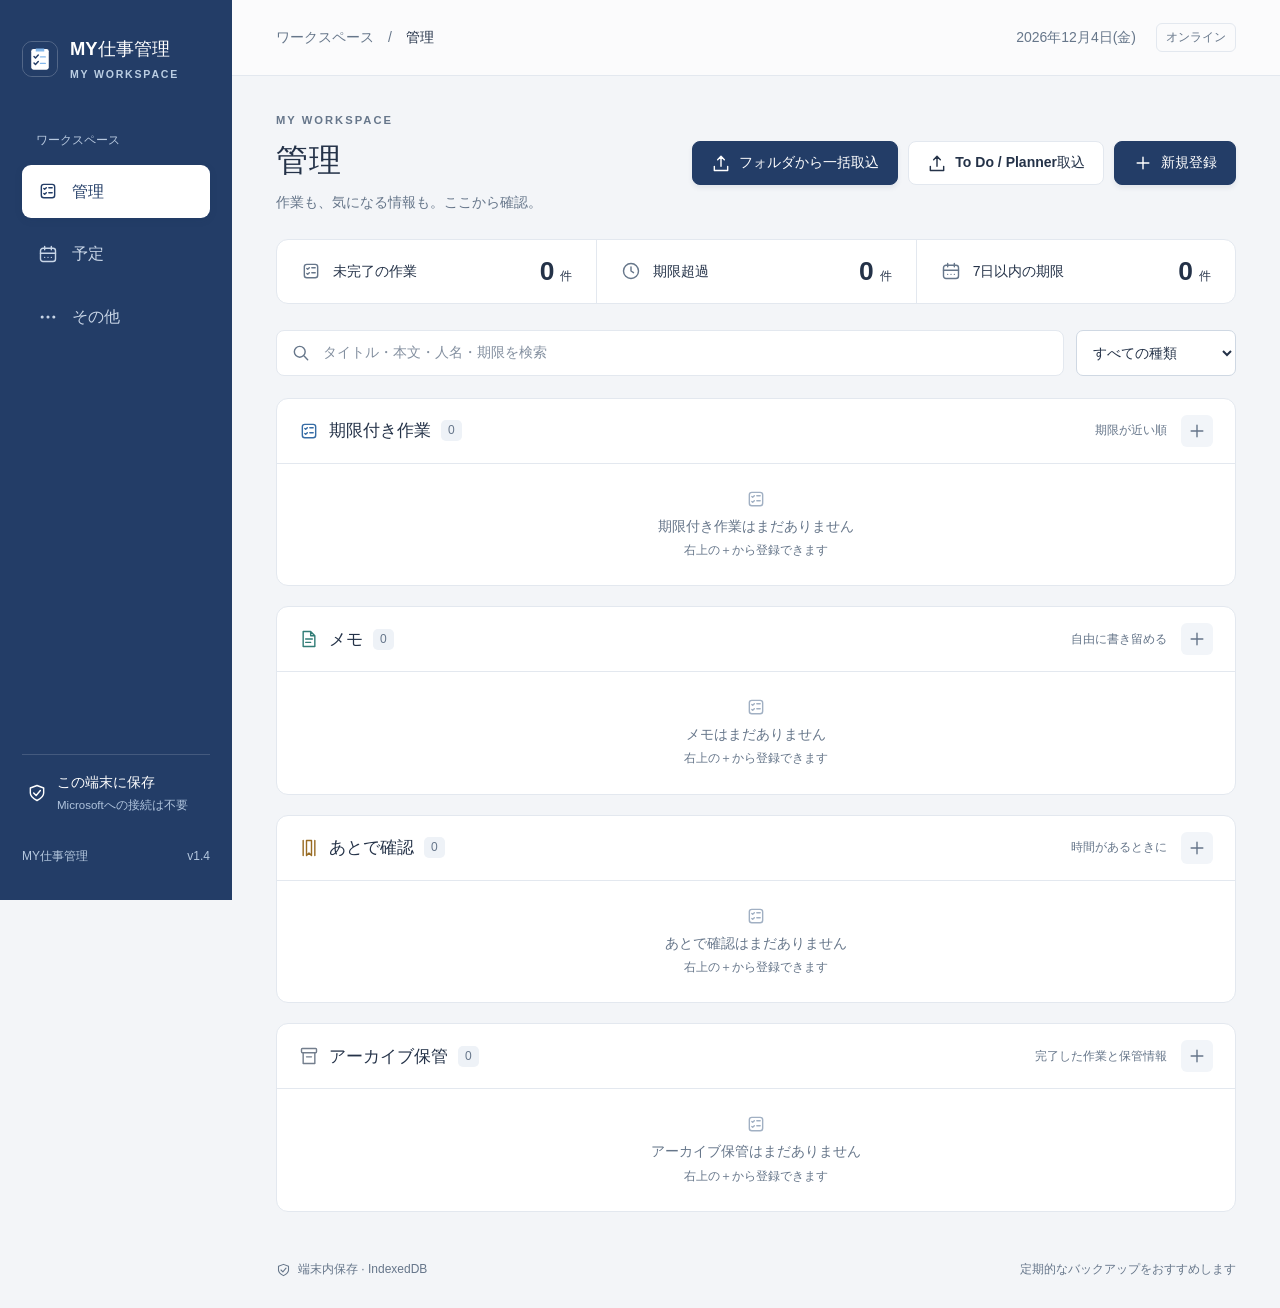
<file: index.html>
<!doctype html>
<html lang="ja">
<head>
  <meta charset="UTF-8">
  <meta name="viewport" content="width=device-width, initial-scale=1, viewport-fit=cover">
  <meta name="theme-color" content="#233d67">
  <meta name="description" content="作業、メモ、予定を端末内で管理するMY仕事管理。">
  <meta name="apple-mobile-web-app-capable" content="yes">
  <meta name="apple-mobile-web-app-status-bar-style" content="default">
  <meta name="apple-mobile-web-app-title" content="MY仕事管理">
  <link rel="icon" type="image/svg+xml" href="./assets/icon.svg">
  <link rel="apple-touch-icon" href="./assets/apple-touch-icon.png">
  <link rel="manifest" href="./manifest.webmanifest">
  <link rel="stylesheet" href="./styles.css">
  <title>MY仕事管理</title>
</head>
<body>
  <a href="#main" class="skip-link">本文へ移動</a>
  <div id="app"><p class="loading">MY仕事管理を開いています…</p></div>
  <div id="dialogs"></div>
  <div id="toast" role="status" aria-live="polite"></div>
  <noscript>このアプリを使うにはJavaScriptを有効にしてください。</noscript>
  <script type="module" src="./src/app.js"></script>
</body>
</html>
</file>
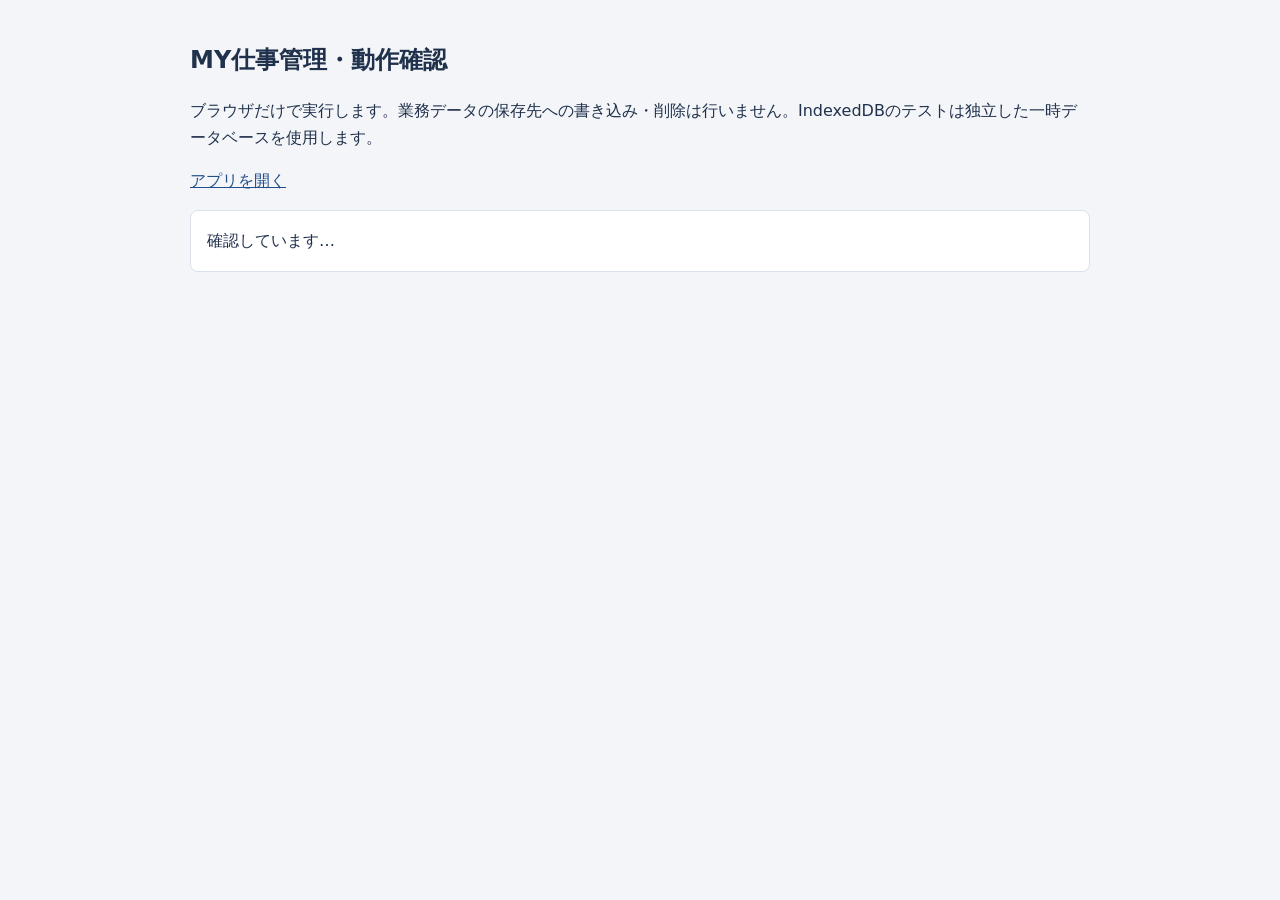
<file: tests/index.html>
<!doctype html>
<html lang="ja">
<head>
  <meta charset="UTF-8">
  <meta name="viewport" content="width=device-width, initial-scale=1">
  <title>動作確認 | MY仕事管理</title>
  <style>
    body { font: 16px/1.7 system-ui, sans-serif; max-width: 900px; margin: 40px auto; padding: 0 20px; color: #20314c; background: #f3f5f8; }
    h1 { font-size: 1.5rem; } li { margin: 8px 0; overflow-wrap: anywhere; }
    .pass { color: #146546; } .fail { color: #b02735; }
    #summary { padding: 16px; background: white; border: 1px solid #dbe1eb; border-radius: 8px; }
    a { color: #254f8b; }
  </style>
</head>
<body>
  <h1>MY仕事管理・動作確認</h1>
  <p>ブラウザだけで実行します。業務データの保存先への書き込み・削除は行いません。IndexedDBのテストは独立した一時データベースを使用します。</p>
  <p><a href="../index.html">アプリを開く</a></p>
  <p id="summary" role="status">確認しています…</p>
  <ol id="results"></ol>
  <script type="module" src="./run.js"></script>
</body>
</html>
</file>
<file: styles.css>
:root{--navy:#233d67;--navy-dark:#172c4e;--blue:#366ca5;--bg:#f3f5f8;--surface:#fff;--text:#243248;--muted:#66768a;--line:#e3e8ef;--red:#b63f3b;--teal:#327d77;--radius:12px;font-family:-apple-system,BlinkMacSystemFont,"Segoe UI","Noto Sans JP","Yu Gothic",Meiryo,sans-serif;color:var(--text);font-size:16px;line-height:1.6;font-synthesis:none}
*{box-sizing:border-box}body{margin:0;background:var(--bg)}button,input,select,textarea{font:inherit}button,a,input,select,textarea{-webkit-tap-highlight-color:transparent}button{cursor:pointer}button:disabled{cursor:wait;opacity:.55}a{color:var(--blue)}button:focus-visible,a:focus-visible,input:focus-visible,select:focus-visible,textarea:focus-visible{outline:3px solid #82b5ea;outline-offset:3px}button{line-height:1.4}.icon{flex:none;vertical-align:middle}h1,h2,h3,p{margin:0}h1{font-size:2rem;letter-spacing:.03em;line-height:1.4}h2{font-size:1.06rem}h3{font-size:1rem}small{font-size:.875rem}.skip-link{position:fixed;top:-70px;left:12px;z-index:20;padding:10px;background:white}.skip-link:focus{top:10px}.loading{padding:60px}
.sidebar{position:fixed;inset:0 auto 0 0;width:232px;background:var(--navy);color:#fff;display:flex;flex-direction:column;padding:34px 22px;z-index:5}.brand{display:flex;gap:12px;text-decoration:none;color:inherit;align-items:center;font-size:1.15rem;font-weight:700;white-space:nowrap}.brand img{border:1px solid #ffffff38;border-radius:10px}.brand small{display:block;font-size:.66rem;letter-spacing:.17em;color:#bbcee3;margin-top:3px}.nav-label{font-size:.75rem;color:#b8c9df;margin:48px 14px 14px}.sidebar nav{display:grid;gap:9px}.nav-item{display:flex;align-items:center;gap:14px;color:#c9d6e7;text-decoration:none;padding:14px 16px;border-radius:9px;font-weight:600}.nav-item:hover{background:#ffffff10}.nav-item.active{background:#fff;color:var(--navy);box-shadow:0 2px 8px #172c4e16}.sidebar-bottom{margin-top:auto}.local-card{display:flex;gap:10px;padding:16px 5px;border-top:1px solid #ffffff26;font-size:.875rem;align-items:center}.local-card small{display:block;color:#afc3dc;font-size:.72rem;margin-top:3px}.sidebar-bottom>p{font-size:.75rem;color:#b5c8df;display:flex;justify-content:space-between;margin-top:16px}.workspace{margin-left:232px;min-height:100dvh}.topbar{height:76px;padding:0 44px;border-bottom:1px solid var(--line);background:#ffffffad;display:flex;align-items:center;gap:20px;font-size:.875rem}.breadcrumb{display:flex;gap:14px;color:var(--muted);flex:1}.breadcrumb strong{font-weight:600;color:var(--text)}.today{color:var(--muted)}.connection{padding:4px 9px;border:1px solid var(--line);border-radius:6px;color:var(--muted);font-size:.75rem}main{max-width:1520px;margin:auto;padding:36px 44px 28px}main:focus{outline:none}.page-heading{display:flex;justify-content:space-between;align-items:center;gap:16px;margin-bottom:26px}.eyebrow{font-size:.7rem;letter-spacing:.18em;color:var(--muted);font-weight:600;margin-bottom:8px}.page-description{color:var(--muted);font-size:.875rem;margin-top:8px}.button{min-height:44px;padding:10px 18px;display:inline-flex;align-items:center;justify-content:center;gap:8px;border:1px solid var(--line);background:#fff;border-radius:8px;color:var(--text);font-size:.875rem;font-weight:600;text-decoration:none}.button:hover{background:#eef3f9}.button.primary{background:var(--navy);border-color:var(--navy);color:white;box-shadow:0 3px 5px #233d6715}.button.primary:hover{background:var(--navy-dark)}.button.danger{color:var(--red);border-color:#edd3d2}.button.small{min-height:36px;padding:6px 12px}.icon-button{width:40px;height:40px;border:1px solid var(--line);background:white;display:inline-grid;place-items:center;border-radius:8px;color:var(--muted)}.summary-strip{display:grid;grid-template-columns:repeat(3,1fr);background:white;border:1px solid var(--line);border-radius:var(--radius);margin-bottom:26px}.summary-strip>div{display:flex;align-items:center;gap:12px;padding:18px 24px;font-size:.875rem}.summary-strip>div+div{border-left:1px solid var(--line)}.summary-strip .icon{color:var(--muted)}.summary-strip strong{margin-left:auto;font-size:1.65rem;font-weight:650;line-height:1}.summary-strip small{font-size:.75rem;font-weight:400;margin-left:6px}.danger-text{color:var(--red)!important}.search-toolbar{display:flex;gap:12px;margin-bottom:22px}.search-box{background:white;border:1px solid var(--line);border-radius:8px;display:flex;gap:12px;align-items:center;flex:1;padding:0 14px;color:var(--muted)}.search-box input{width:100%;border:0;background:transparent;outline:0;min-height:46px;font-size:.875rem;color:var(--text)}.search-box:focus-within{outline:2px solid #82b5ea}input::placeholder,textarea::placeholder{color:#8490a0}select,input:not([type=checkbox]),textarea{border:1px solid #cfd8e3;border-radius:7px;padding:10px 12px;min-height:44px;background:white;color:var(--text);max-width:100%}.search-box input{border:0;padding:10px 0}.search-toolbar select{font-size:.875rem;min-width:160px}.list-section{background:white;border:1px solid var(--line);border-radius:var(--radius);margin-bottom:20px;overflow:hidden}.section-heading{display:flex;align-items:center;gap:14px;padding:16px 22px;border-bottom:1px solid var(--line)}.section-heading h2{display:flex;gap:10px;align-items:center;min-width:0}.section-icon{display:inline-grid;place-items:center;color:var(--blue)}.memo .section-icon,.memo.row-kind{color:var(--teal)}.review .section-icon,.review.row-kind{color:#986b23}.archive .section-icon,.archive.row-kind{color:#737e8d}.count-badge{font-size:.75rem;border-radius:5px;background:#eef2f7;color:var(--muted);padding:1px 7px;font-weight:500}.section-note{font-size:.75rem;color:var(--muted);margin-left:auto}.add-inline{border:0;background:#f2f5f9;color:var(--muted);border-radius:6px;width:32px;height:32px;display:grid;place-items:center}.item-row{display:flex;gap:14px;align-items:center;padding:13px 22px;min-height:58px;border-bottom:1px solid #edf0f4;font-size:.875rem}.item-row:last-child{border-bottom:0}.item-row:hover{background:#f8fafc}.item-title{white-space:nowrap;overflow:hidden;text-overflow:ellipsis;flex:1;min-width:0}.prefix{font-weight:600;color:var(--navy);margin-right:7px}.complete-check{appearance:none;width:19px;height:19px;border:1.5px solid #bdc9d7;border-radius:5px;margin:0;cursor:pointer;flex:none;background:white}.complete-check:checked{background:var(--navy)}.row-kind{width:19px;color:var(--muted);flex:none}.row-source{border-left:1px solid var(--line);padding-left:18px;color:var(--muted);min-width:65px;font-size:.75rem}.detail-link{border:0;background:none;color:var(--blue);padding:7px 0 7px 12px;border-left:1px solid var(--line);font-size:.875rem;white-space:nowrap}.overdue{background:#fff7f6;border-left:3px solid var(--red);padding-left:19px}.overdue .prefix{color:var(--red)}.overdue-label{font-size:.75rem;color:var(--red);background:#fbe6e4;padding:3px 8px;border-radius:5px;white-space:nowrap}.empty{padding:25px 16px;text-align:center;color:var(--muted);font-size:.875rem}.empty>.icon{color:#a1b0c3;margin-bottom:6px}.empty span{display:block;font-size:.75rem;margin-top:4px}.page-footer{max-width:1520px;margin:auto;padding:0 44px 28px;color:var(--muted);display:flex;align-items:center;gap:7px;font-size:.75rem}.page-footer .icon{width:15px}.page-footer span{margin-left:auto}.mobile-nav{display:none}
@media(min-width:1500px){main{padding-top:44px}.item-row{min-height:62px}}
@media(max-width:1100px){.sidebar{width:200px;padding:28px 16px}.workspace{margin-left:200px}.topbar{padding:0 28px}main{padding:28px}.summary-strip>div{padding:16px;gap:8px}.summary-strip .icon{display:none}.page-footer{padding:0 28px 24px}}
@media(max-width:700px){.sidebar{display:none}.workspace{margin-left:0}.topbar{height:56px;padding:0 18px;gap:8px}.breadcrumb{gap:10px}.today{display:none}.connection{font-size:.7rem}main{padding:24px 16px 20px}.page-heading{margin-bottom:22px}.eyebrow{display:none}h1{font-size:1.65rem}.page-description{font-size:.75rem;max-width:220px}.page-heading>.button{padding:10px 12px;white-space:nowrap}.summary-strip{margin-bottom:20px}.summary-strip>div{display:block;padding:14px 10px;font-size:.7rem;text-align:center}.summary-strip strong{display:block;margin:10px 0 2px;font-size:1.4rem}.summary-strip small{margin-left:3px}.search-toolbar{gap:8px;flex-wrap:wrap}.search-box{flex-basis:100%}.search-toolbar select{min-width:0;width:100%;min-height:40px}.section-heading{padding:13px 14px;gap:8px}.section-heading h2{font-size:.94rem;gap:7px}.section-note{display:none}.add-inline{margin-left:auto}.item-row{padding:12px 12px;gap:7px;min-height:60px}.overdue{padding-left:9px}.row-kind{display:none}.prefix{margin-right:2px}.item-title{font-size:.85rem}.row-source{padding-left:7px;min-width:42px;font-size:.65rem}.detail-link{padding-left:8px;font-size:.8rem}.overdue-label{font-size:.6rem;padding:2px 4px}.complete-check{width:17px;height:17px}.page-footer{padding:0 16px calc(95px + env(safe-area-inset-bottom));font-size:.7rem;flex-wrap:wrap}.page-footer span{display:block;flex-basis:100%;margin-left:22px}.mobile-nav{display:flex;position:fixed;bottom:0;left:0;right:0;background:#fff;border-top:1px solid var(--line);padding:8px 12px calc(8px + env(safe-area-inset-bottom));z-index:8;justify-content:space-around;box-shadow:0 -2px 10px #233d6708}.mobile-nav .nav-item{flex:1;flex-direction:column;gap:4px;font-size:.7rem;padding:7px 0;color:var(--muted)}.mobile-nav .active{color:var(--navy);background:#eef3f9;box-shadow:none}.mobile-nav .icon{width:22px;height:22px}}
@media(prefers-reduced-motion:no-preference){button,a{transition:background .15s,color .15s}}
.modal-backdrop{position:fixed;inset:0;z-index:20;display:flex;align-items:center;justify-content:center;background:#14254273;backdrop-filter:blur(3px);padding:16px}.modal-backdrop .dialog{position:relative;margin:0;overflow:auto;overscroll-behavior:contain}.dialog:focus{outline:none}
.muted{color:var(--muted);font-size:.875rem}.text-button{border:0;background:transparent;color:var(--blue);font-size:.875rem;padding:7px 4px;white-space:nowrap}.text-button:hover{text-decoration:underline}[hidden]{display:none!important}
.alert-banner{display:flex;gap:14px;align-items:center;border:1px solid #e6d5aa;background:#fff9e9;border-radius:10px;padding:16px 20px;margin-bottom:18px;color:#715620}.alert-banner>div{flex:1;min-width:0}.alert-banner strong{font-size:.875rem}.alert-banner strong span{margin-left:8px;font-size:.75rem}.alert-banner p{font-size:.75rem;margin-top:3px}.send-alert{background:#fff3ee;border-color:#edc5b5;color:#9b5134}
.dialog{border:0;border-radius:16px;padding:0;max-width:680px;width:calc(100% - 32px);max-height:calc(100dvh - 48px);color:var(--text);box-shadow:0 24px 100px #12264333;background:white}.dialog-top{padding:18px 24px;border-bottom:1px solid var(--line);display:flex;align-items:center;justify-content:space-between;gap:16px;background:white;position:sticky;top:0;z-index:2}.dialog-content{padding:26px}.dialog.wide{max-width:880px}.dialog-actions{display:flex;align-items:center;justify-content:space-between;gap:12px;border-top:1px solid var(--line);padding-top:20px;margin-top:26px}.dialog-actions>div{display:flex;gap:8px;flex-wrap:wrap;justify-content:flex-end}
.form-grid{display:grid;grid-template-columns:1fr 1fr;gap:20px}.form-grid>label{display:flex;flex-direction:column;gap:7px;font-size:.875rem;font-weight:600;min-width:0}.form-grid>label>small{font-weight:400;color:var(--muted);font-size:.75rem}.form-grid input,.form-grid select,.form-grid textarea{width:100%;font-weight:400;min-width:0}.span-2{grid-column:1/-1}.required{font-size:.65rem;font-weight:500;color:var(--blue);margin-left:5px;display:inline-block}.form-grid label .required{align-self:flex-start;margin-top:-29px;margin-left:auto;margin-bottom:5px}.form-grid textarea{resize:vertical;line-height:1.7}
.alarm-fieldset{padding:18px;border:1px solid var(--line);border-radius:9px;margin:24px 0}.alarm-fieldset legend{font-size:.875rem;font-weight:600;padding:0 8px}.field-hint{font-size:.75rem;color:var(--muted);line-height:1.8;margin-top:5px}.alarm-edit{display:flex;justify-content:space-between;gap:12px;align-items:center;margin-top:14px}.alarm-edit input[type=datetime-local]{font-size:.875rem;max-width:245px}.switch-label,.checkbox-label{display:flex;align-items:center;gap:10px;font-size:.875rem;font-weight:400}.switch-label{white-space:nowrap}input[type=checkbox]:not(.complete-check){width:18px;height:18px;accent-color:var(--navy);flex:none;margin:0}.checkbox-label{margin-top:16px}.alarm-fieldset>.text-button{font-size:.75rem;margin-top:12px}.form-error{color:var(--red);font-size:.875rem;background:#fff1f0;border:1px solid #efcecc;padding:10px 12px;border-radius:7px;margin:18px 0 0}
.detail-header{margin-bottom:22px}.type-tag{font-size:.75rem;color:var(--blue);background:#edf3fb;padding:4px 9px;border-radius:6px;display:inline-block;margin-right:6px}.type-tag.memo{color:var(--teal);background:#eef6f3}.type-tag.review{color:#856122;background:#fbf5e9}.type-tag.archive{color:#657186;background:#f0f2f5}.type-tag.done{color:var(--teal);background:#e9f5ef}.detail-title{font-size:1.35rem;line-height:1.5;margin-top:12px;overflow-wrap:anywhere}.detail-meta,.backup-meta{margin:0}.detail-meta>div{display:grid;grid-template-columns:110px minmax(0,1fr);padding:12px 0;border-bottom:1px solid var(--line);font-size:.875rem}.detail-meta dt{color:var(--muted)}dd{margin:0;overflow-wrap:anywhere}.inline-link{display:inline-flex;gap:6px;align-items:center;text-decoration:none}.detail-section{margin-top:24px}.detail-section h3{margin-bottom:10px;font-size:.875rem}.body-text{padding:16px;background:#f6f8fb;border:1px solid #e8edf4;border-radius:8px;font-size:.94rem;white-space:pre-wrap;overflow-wrap:anywhere;line-height:1.85;max-height:45dvh;overflow:auto}.alarm-read{display:flex;gap:10px;align-items:center;padding:9px 0;border-bottom:1px solid var(--line);font-size:.875rem}.alarm-read>span+span{margin-left:auto;color:var(--muted)}.alarm-read small{background:#edf3fb;color:var(--blue);font-size:.65rem;padding:1px 5px;border-radius:4px}.send-tools{display:flex;gap:10px;flex-wrap:wrap;margin:16px 0}
.notification-row{display:flex;gap:12px;align-items:center;padding:16px 0;border-bottom:1px solid var(--line)}.notification-row>div{flex:1;min-width:0;overflow-wrap:anywhere}.notification-row strong{font-size:.94rem}.notification-row p{color:var(--muted);font-size:.75rem;margin-top:4px}.info-note{padding:12px 14px;background:#f2f5f9;border-radius:8px;color:var(--muted);font-size:.75rem;line-height:1.9;margin-top:20px}.install-instructions h3{margin:16px 0 8px}.install-instructions p,.install-instructions li{font-size:.875rem;line-height:1.9}.install-instructions ol{padding-left:24px}
.calendar-card{background:white;border:1px solid var(--line);border-radius:var(--radius);margin-bottom:20px;overflow:hidden}.calendar-toolbar{display:flex;align-items:center;justify-content:space-between;gap:16px;padding:20px 22px}.calendar-toolbar h2{display:flex;align-items:center;gap:10px}.calendar-toolbar h2 .icon{color:var(--blue)}.calendar-controls{display:flex;gap:12px;align-items:center}.calendar-controls strong{font-size:1rem;min-width:110px;text-align:center;font-weight:600}.calendar-controls .icon-button{border:0;background:#f4f6f9;width:32px;height:32px}.calendar-weekdays{display:grid;grid-template-columns:repeat(7,minmax(0,1fr));text-align:center;font-size:.75rem;color:var(--muted);padding:9px 0;border-top:1px solid var(--line);background:#fafbfd}.sunday{color:var(--red)}.saturday{color:var(--blue)}.calendar-grid{display:grid;grid-template-columns:repeat(7,minmax(0,1fr))}.calendar-day{border:0;border-right:1px solid var(--line);border-top:1px solid var(--line);background:white;min-height:105px;display:flex;flex-direction:column;align-items:flex-start;padding:8px;color:var(--text);min-width:0;text-align:left}.calendar-day:nth-child(7n){border-right:0}.calendar-day:hover{background:#f3f7fb}.calendar-day.selected{box-shadow:inset 0 0 0 2px var(--blue);background:#f0f5fc}.calendar-day.outside-month{color:#a3afbe;background:#fafbfd}.day-number{font-size:.875rem;width:26px;height:26px;display:inline-grid;place-items:center;flex:none}.is-today .day-number{background:var(--navy);color:white;border-radius:50%}.calendar-event-lines{width:100%;min-width:0}.calendar-event{display:block;white-space:nowrap;overflow:hidden;text-overflow:ellipsis;font-size:.7rem;background:#edf3fb;border-radius:3px;padding:2px 4px;border-left:2px solid var(--blue);margin-top:4px;color:var(--navy)}.calendar-event.memo{background:#edf6f3;border-left-color:var(--teal);color:var(--teal)}.calendar-event.review{background:#faf5e9;border-left-color:#b48a36;color:#8a6526}.event-more{font-size:.65rem;color:var(--muted);padding-left:5px}.event-dots{display:none}.calendar-legend{display:flex;flex-wrap:wrap;gap:14px;padding:13px 20px;border-top:1px solid var(--line);font-size:.7rem;color:var(--muted)}.calendar-legend>span{display:flex;gap:5px;align-items:center}.calendar-legend small{margin-left:auto;font-size:.7rem}.calendar-legend i,.event-dots i{width:6px;height:6px;background:var(--blue);display:block;border-radius:50%}.calendar-legend .memo,.event-dots .memo{background:var(--teal)}.calendar-legend .review,.event-dots .review{background:#b48a36}
.panel-heading{display:flex;justify-content:space-between;align-items:center;gap:16px;margin-bottom:20px}.panel-heading h2{display:flex;align-items:center;gap:10px}.panel-heading h2>.icon{color:var(--blue)}
.section-jumps{display:flex;flex-wrap:wrap;gap:12px;margin-bottom:24px;font-size:.8rem}.section-jumps a{border:1px solid var(--line);border-radius:6px;padding:7px 12px;text-decoration:none;background:white;color:var(--muted)}.section-jumps a:hover{color:var(--navy);background:#ecf1f8}.settings-card{background:white;border:1px solid var(--line);border-radius:var(--radius);padding:24px;margin-bottom:22px;scroll-margin-top:24px;min-width:0}.reservation-toolbar{display:flex;justify-content:space-between;align-items:center;margin-bottom:6px}.reservation-toolbar select{font-size:.875rem;min-height:38px;padding:6px 12px}.manual-badge{font-size:.7rem;color:var(--muted);background:#f1f4f8;padding:3px 8px;border-radius:5px}.reservation-row{display:flex;align-items:center;gap:16px;border-bottom:1px solid var(--line);padding:18px 4px;font-size:.875rem}.reservation-row:last-child{border-bottom:0}.reservation-row>div{flex:1;min-width:0}.reservation-row strong{display:block;overflow-wrap:anywhere}.reservation-date{font-size:.75rem;color:var(--muted)}.reservation-row p{white-space:nowrap;overflow:hidden;text-overflow:ellipsis;color:var(--muted);font-size:.8rem;margin-top:4px}.reservation-row.due{border-left:3px solid #b26b3f;padding-left:12px}.status-badge{font-size:.7rem;padding:4px 8px;border-radius:5px;background:#f1f4f8;color:var(--muted);white-space:nowrap}.status-badge.due{background:#fff0e7;color:#99522b}.status-badge.sent{color:var(--teal);background:#eaf5ef}

.other-grid{display:grid;grid-template-columns:1fr 1.15fr;gap:22px}.setting-row{display:flex;gap:12px;justify-content:space-between;align-items:center;border-bottom:1px solid var(--line);padding:14px 0;font-size:.875rem}.setting-row:first-child{padding-top:0}.setting-row input[type=time]{width:110px;flex:none;font-size:.875rem}.setting-row small{display:block;color:var(--muted);font-size:.75rem;margin-top:3px}#settings-form>.button{margin-top:18px}.install-block{margin-top:26px;padding-top:22px;border-top:1px solid var(--line)}.install-block p{font-size:.75rem;color:var(--muted);line-height:1.9;margin:8px 0 12px}.install-block h3{font-size:.875rem}.backup-description{font-size:.875rem;color:var(--muted);line-height:1.9;margin-bottom:16px}.backup-meta>div{display:grid;grid-template-columns:125px minmax(0,1fr);gap:10px;border-bottom:1px solid var(--line);padding:11px 0;font-size:.75rem}.backup-meta dt{color:var(--muted)}.backup-buttons{display:flex;flex-wrap:wrap;gap:12px;margin-top:24px}.restore-button{position:relative;cursor:pointer}.restore-button input{position:absolute;width:1px;height:1px;opacity:0;overflow:hidden}.restore-button:focus-within{outline:3px solid #82b5ea}.integration-note{display:flex;gap:14px;padding:18px 22px;background:#eaf0f7;border:1px solid #dce5f0;border-radius:10px;align-items:center;color:var(--navy)}.integration-note h3{font-size:.875rem}.integration-note p{font-size:.75rem;margin-top:4px;color:var(--muted)}.restore-preview{display:grid;grid-template-columns:repeat(3,1fr);gap:12px;padding:20px;background:#f4f7fb;border-radius:8px;margin-top:18px;text-align:center}.restore-preview span{display:block;font-size:.75rem;color:var(--muted)}.restore-preview strong{display:block;font-size:1.2rem;margin-top:6px}.startup-error{max-width:680px;margin:80px auto;background:white;border:1px solid var(--line);border-radius:12px}.startup-error p{margin:14px 0}.startup-error h1{margin:16px 0}.startup-error button{margin-top:20px}#toast{position:fixed;left:calc(50% + 116px);bottom:28px;transform:translate(-50%,20px);opacity:0;pointer-events:none;z-index:30;background:var(--navy-dark);color:white;border-radius:9px;font-size:.875rem;padding:12px 18px;max-width:min(90vw,620px);box-shadow:0 8px 26px #172c4e25;transition:opacity .2s,transform .2s}#toast.visible{opacity:1;transform:translate(-50%,0)}#toast.error{background:#993732}
@media(max-width:1100px){.other-grid{grid-template-columns:1fr}.calendar-day{min-height:90px}.calendar-controls{gap:7px}.calendar-toolbar{padding:16px}.calendar-toolbar h2{font-size:.94rem}.calendar-legend small{flex-basis:100%;margin-left:0}.calendar-controls strong{min-width:100px}#toast{left:calc(50% + 100px)}}
@media(max-width:700px){.dialog{max-height:calc(100dvh - 20px);width:calc(100% - 20px);border-radius:12px}.dialog-top{padding:14px 18px}.dialog-content{padding:20px 18px}.form-grid{gap:18px 12px}.form-grid label{font-size:.8rem}.form-grid input,.form-grid select{font-size:.875rem}.form-grid textarea{font-size:1rem}.alarm-fieldset{padding:14px}.alarm-edit{flex-wrap:wrap;gap:8px}.alarm-edit input[type=datetime-local]{width:100%;max-width:none}.alarm-edit .switch-label{min-width:100%}.dialog-actions{gap:10px;align-items:flex-start}.dialog-actions .button{padding:10px 12px;font-size:.8rem}.dialog-actions>span{font-size:.7rem}.detail-meta>div{grid-template-columns:85px minmax(0,1fr);font-size:.8rem}.detail-title{font-size:1.2rem}.alert-banner{padding:12px;gap:10px}.alert-banner>.icon{display:none}.alert-banner .button{white-space:nowrap;padding:8px 10px}.alert-banner strong{font-size:.8rem}.alert-banner p{font-size:.7rem}.calendar-toolbar{display:block;padding:16px}.calendar-controls{margin-top:15px;justify-content:space-between}.calendar-controls strong{font-size:1rem}.calendar-day{min-height:62px;align-items:center;padding:7px 0}.calendar-event-lines{display:none}.event-dots{display:flex;gap:3px;margin:6px auto 0}.calendar-legend{padding:12px;font-size:.65rem;gap:10px}.calendar-legend small{font-size:.65rem}.panel-heading{gap:10px;flex-wrap:wrap}.panel-heading h2{font-size:.94rem}.panel-heading .button{font-size:.75rem;padding:8px 10px}.settings-card{padding:18px 16px}.section-jumps{gap:8px;font-size:.7rem}.section-jumps a{padding:6px 9px}.reservation-row{gap:8px}.reservation-row strong{font-size:.85rem}.reservation-date{font-size:.7rem}.reservation-row p{font-size:.75rem}.status-badge{font-size:.65rem;padding:3px 6px}.reservation-row .detail-link{font-size:.8rem}.other-grid{gap:0}.backup-meta>div{grid-template-columns:105px minmax(0,1fr)}.backup-buttons{flex-direction:column}.backup-buttons>.button{width:100%}.notification-row{gap:8px;flex-wrap:wrap}.notification-row>div{min-width:50%}.notification-row strong{font-size:.85rem}.integration-note{padding:16px;align-items:flex-start}.restore-preview{padding:16px 8px;gap:6px}.restore-preview span{font-size:.7rem}#toast{left:50%;bottom:calc(85px + env(safe-area-inset-bottom));width:max-content;max-width:calc(100vw - 32px);font-size:.8rem}.startup-error{margin:24px 16px}.dialog textarea[readonly]{width:100%}}

/* Plannerのコピー登録。既存フォームと一覧の操作を共用します。 */
.todo-folder-panel{border:1px solid var(--line);border-radius:9px;background:#f6f8fb;padding:18px;margin-bottom:20px}
.todo-folder-panel h3{font-size:.9rem;margin-bottom:6px}
.todo-folder-buttons{display:flex;flex-wrap:wrap;gap:10px;margin-top:14px}
.todo-folder-panel p{overflow-wrap:anywhere}
.todo-result-details{max-height:40dvh;overflow:auto}.todo-result-details strong{overflow-wrap:anywhere;min-width:0}
@media(max-width:700px){.todo-folder-panel{padding:14px}.todo-folder-buttons{flex-direction:column}.todo-folder-buttons .button{width:100%}}
.manage-actions{display:flex;gap:10px;align-items:center;flex-wrap:wrap;justify-content:flex-end;flex:none}
.manage-heading{flex-wrap:wrap}.manage-actions{max-width:100%}
@media(max-width:700px){.manage-actions>[data-todo-folder-import]{grid-column:1/-1}}
.planner-intro{font-size:.875rem;color:var(--muted);margin-bottom:16px}
.planner-paste{padding:16px;border:1px solid var(--line);border-radius:9px;background:#f6f8fb;margin-bottom:22px}
.planner-paste>label{display:block;font-weight:600;font-size:.875rem;margin-bottom:8px}
.planner-paste textarea{display:block;width:100%;font-size:1rem}
.planner-paste .field-hint{margin-top:8px}.planner-paste-actions{display:flex;gap:12px;align-items:center;flex-wrap:wrap;margin-top:12px}
.planner-paste-status:empty{display:none}.optional-fields{margin-top:18px}.optional-fields summary{cursor:pointer;color:var(--blue);font-size:.875rem;padding:10px 0}.optional-fields .alarm-fieldset{margin-top:10px}
@media(max-width:850px){.manage-heading{flex-wrap:wrap}.manage-actions{justify-content:flex-start}}
@media(max-width:700px){.manage-actions{display:grid;grid-template-columns:minmax(0,1fr) minmax(0,1fr);width:100%}.manage-actions>.button{padding:10px 8px;white-space:nowrap;gap:6px}.planner-paste{padding:12px}.planner-paste-actions{gap:8px}.planner-paste-actions .text-button{font-size:.875rem}}

/* To Do / Planner JSON取込 */
.todo-file-picker{display:flex;align-items:center;gap:14px;flex-wrap:wrap;padding:15px 18px;border:1px dashed #9eb4cc;border-radius:9px;background:#f6f8fb;font-size:.875rem;font-weight:600}
.todo-file-picker input{min-width:0;max-width:100%;font-size:.8rem;font-weight:400}
.todo-preview-head{display:flex;justify-content:space-between;gap:10px;margin:22px 0 8px;font-size:.875rem}.todo-preview-head span{color:var(--muted);font-size:.75rem}
.todo-timezone{border:1px solid #d7e1ee;border-radius:9px;padding:14px 16px;margin:14px 0;background:#f8fafd}.todo-timezone legend{padding:0 6px;font-weight:600;font-size:.875rem}.todo-timezone label{display:inline-flex;align-items:center;gap:7px;margin:12px 18px 2px 0;font-size:.8rem}
.todo-preview-list{max-height:38dvh;overflow:auto;border:1px solid var(--line);border-radius:9px}.todo-preview-row{padding:12px 15px;border-bottom:1px solid var(--line);font-size:.8rem}.todo-preview-row:last-child{border-bottom:0}.todo-preview-row>strong{display:block;overflow-wrap:anywhere}.todo-preview-row>span{color:var(--muted);font-size:.75rem;overflow-wrap:anywhere}
.todo-result-summary{display:flex;flex-wrap:wrap;align-items:center;gap:8px 16px;padding:14px 16px;margin-top:20px;background:#eef5ef;border:1px solid #d2e7d7;border-radius:9px;font-size:.8rem}.todo-result-summary strong{width:100%;font-size:.875rem}.todo-result-details{margin-top:12px;font-size:.8rem}.todo-result-details summary{cursor:pointer;color:var(--blue);padding:8px 0}.todo-result-details>div{display:flex;justify-content:space-between;gap:12px;padding:8px 0;border-bottom:1px solid var(--line)}.todo-result-details>div span{color:var(--muted);overflow-wrap:anywhere;text-align:right}
@media(max-width:700px){.manage-actions>.button{font-size:.72rem}#todo-import-form>.dialog-actions{flex-direction:column-reverse;align-items:stretch}#todo-import-form>.dialog-actions>.button,#todo-import-form>.dialog-actions>.text-button{width:100%;white-space:normal}.todo-preview-head{display:block}.todo-preview-head span{display:block;margin-top:4px}.todo-result-details>div{display:block}.todo-result-details>div span{display:block;text-align:left}}

.item-row.attention{background:#fff7f6;border-left:3px solid var(--red);padding-left:19px}
.item-row.attention .prefix{color:var(--red)}
.due-today-label{font-size:.75rem;color:var(--red);background:#fbe6e4;padding:3px 8px;border-radius:5px;white-space:nowrap}
.imported-deadline-note{display:block;color:var(--muted);font-size:.75rem;margin-top:4px}
@media(max-width:700px){.item-row.attention{padding-left:9px}.due-today-label{font-size:.6rem;padding:2px 4px}}
/* Teams送信予約JSON書き出し */
.reservation-export-tools{margin:12px 0 18px;padding:14px;border:1px solid var(--line);border-radius:9px;background:#f6f8fb}
.reservation-export-tools>div{display:flex;flex-wrap:wrap;gap:8px}.reservation-export-tools p{margin-top:9px;overflow-wrap:anywhere}
.pwa-update-banner{position:fixed;left:50%;bottom:24px;z-index:90;transform:translateX(-50%);display:flex;align-items:center;justify-content:space-between;gap:16px;width:min(680px,calc(100vw - 32px));padding:12px 16px;border:1px solid #b5cbe2;border-radius:10px;background:#edf5ff;color:#20314c;box-shadow:0 8px 28px #172c4e30;font-size:.82rem;line-height:1.5}.pwa-update-banner .button{flex:none}.pwa-update-banner button:disabled{opacity:.6}
@media(max-width:700px){.pwa-update-banner{bottom:calc(82px + env(safe-area-inset-bottom));align-items:flex-start;flex-direction:column}.pwa-update-banner .button{align-self:flex-end}}
@media(max-width:700px){.reservation-export-tools>div{flex-direction:column}.reservation-export-tools .button{width:100%;white-space:normal}.send-tools{flex-wrap:wrap}}
</file>
